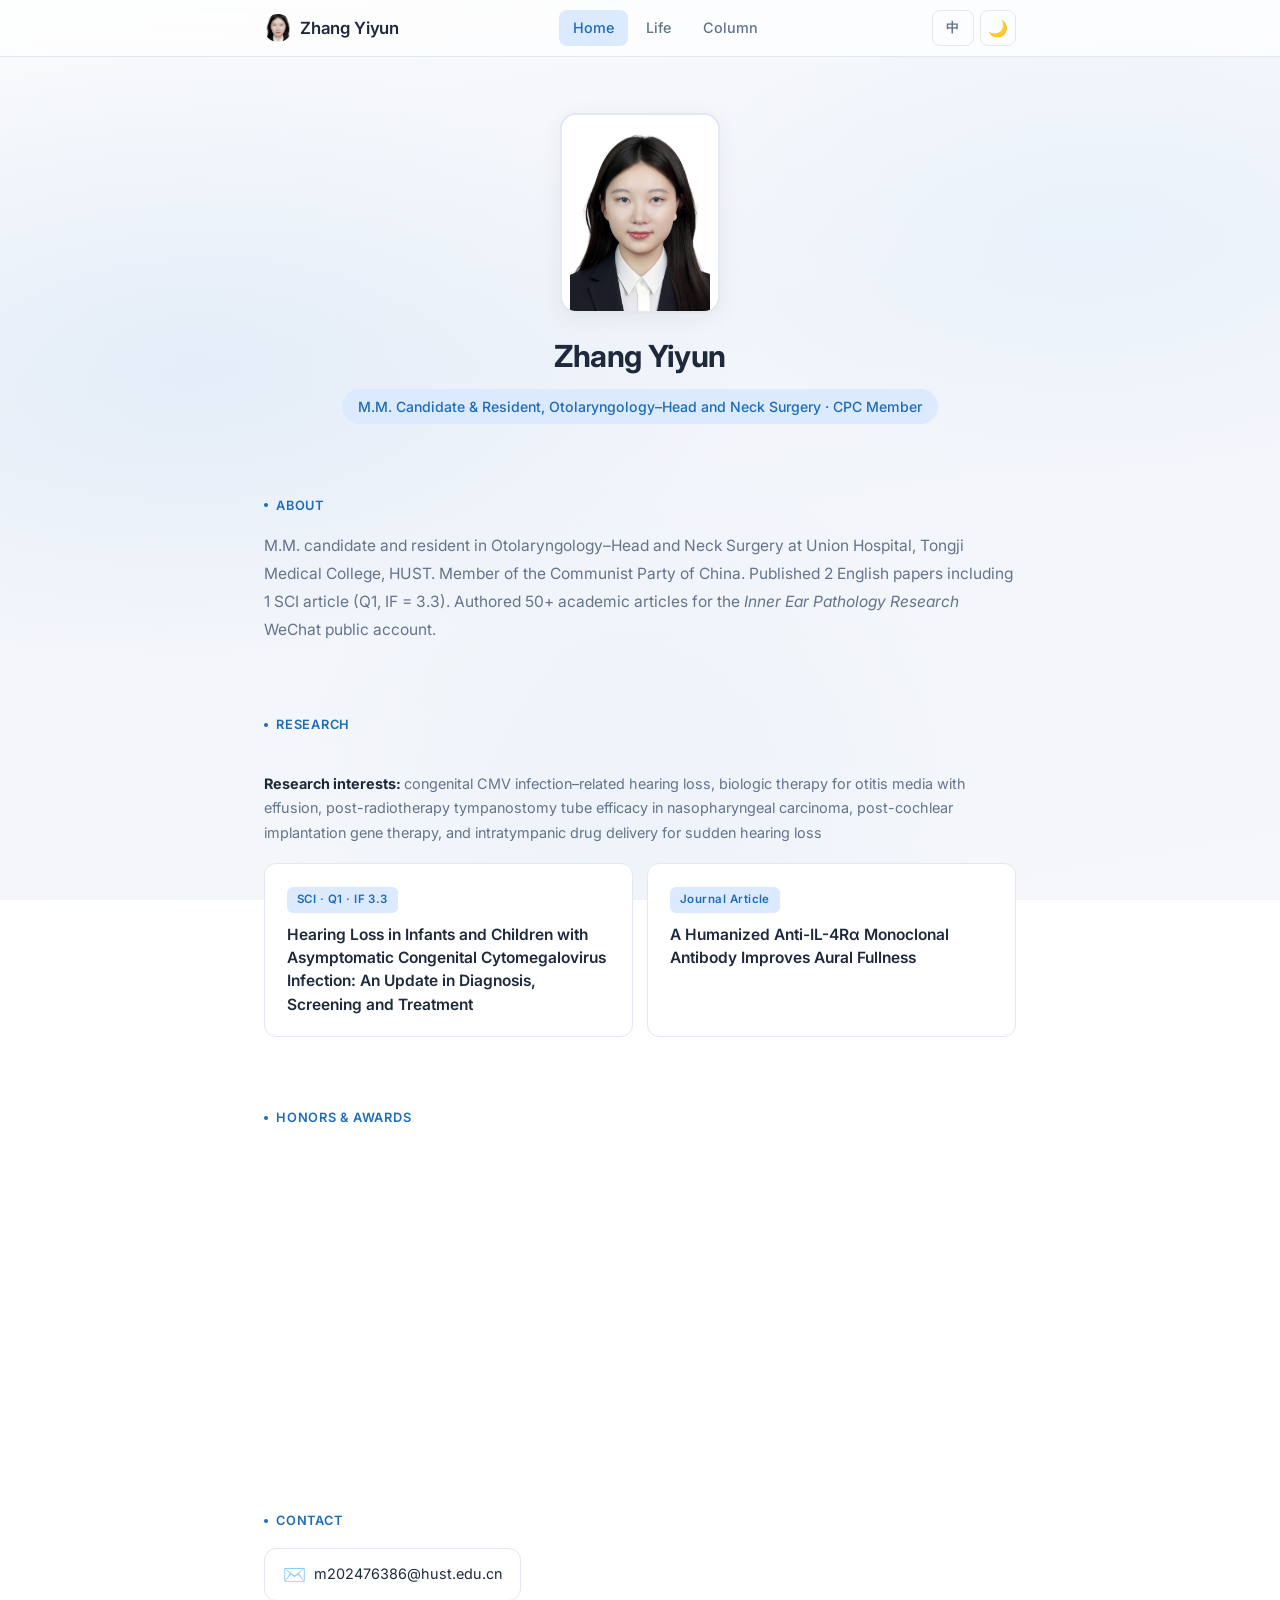
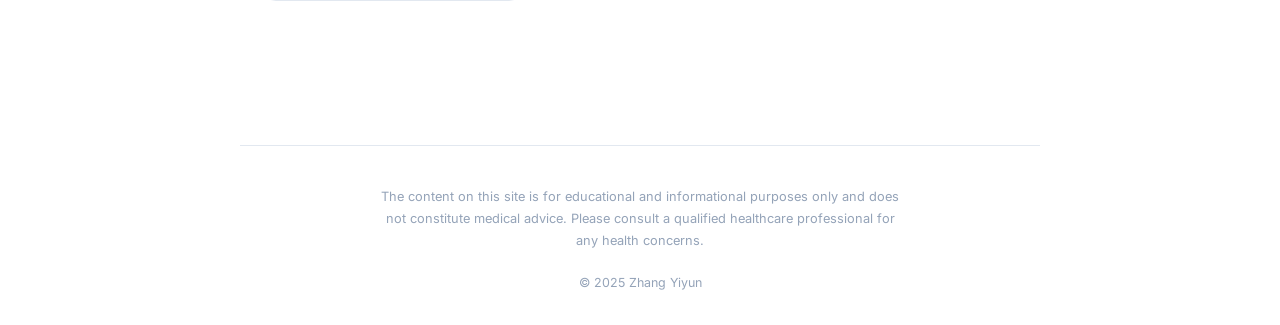
<file: index.html>
<!DOCTYPE html>
<html lang="en" data-theme="light" data-lang="en">
<head>
<meta charset="UTF-8">
<meta name="viewport" content="width=device-width, initial-scale=1.0">
<meta name="description" content="Zhang Yiyun — Resident, Department of Otolaryngology–Head and Neck Surgery, Union Hospital, Tongji Medical College, HUST">
<title>Zhang Yiyun</title>
<link rel="stylesheet" href="style.css">
<link rel="preconnect" href="https://fonts.googleapis.com">
<link rel="preconnect" href="https://fonts.gstatic.com" crossorigin>
<link href="https://fonts.googleapis.com/css2?family=Inter:wght@400;500;600;700&display=swap" rel="stylesheet">
</head>
<body>
<nav class="navbar">
  <div class="navbar-inner">
    <a href="index.html" class="nav-logo">
      <img src="images/avatar.jpg" alt="Avatar">
      <span class="zh">张逸云</span>
      <span class="en">Zhang Yiyun</span>
    </a>
    <ul class="nav-links">
      <li><a href="index.html" class="active"><span class="zh">主页</span><span class="en">Home</span></a></li>
      <li><a href="life.html"><span class="zh">生活</span><span class="en">Life</span></a></li>
      <li><a href="column.html"><span class="zh">专栏</span><span class="en">Column</span></a></li>
    </ul>
    <div class="nav-toggles">
      <button class="nav-toggle lang-toggle" id="langToggle" aria-label="Toggle language">中</button>
      <button class="nav-toggle theme-toggle" id="themeToggle" aria-label="Toggle dark mode">🌙</button>
    </div>
  </div>
</nav>

<main>

  <!-- Hero -->
  <section class="hero">
    <img class="hero-avatar" src="images/avatar.jpg" alt="Zhang Yiyun">
    <h1 class="hero-name">
      <span class="zh">张逸云</span>
      <span class="en">Zhang Yiyun</span>
    </h1>
    <div class="hero-title">
      <span class="zh">耳鼻咽喉头颈外科 · 专业型硕士 / 住培医师 · 中共党员</span>
      <span class="en">M.M. Candidate & Resident, Otolaryngology–Head and Neck Surgery · CPC Member</span>
    </div>
  </section>

  <!-- About -->
  <section id="about">
    <div class="section-label"><span class="zh">个人简介</span><span class="en">About</span></div>
    <p class="about-text">
      <span class="zh">华中科技大学同济医学院附属协和医院耳鼻咽喉头颈外科专业型硕士、住培医师，中共党员。硕士在读期间发表英文文章 2 篇，其中 SCI 1 篇（Q1，IF&nbsp;=&nbsp;3.3）。在《内耳病理研究》公众号撰写学术推文累计 50 余篇。</span>
      <span class="en">M.M. candidate and resident in Otolaryngology–Head and Neck Surgery at Union Hospital, Tongji Medical College, HUST. Member of the Communist Party of China. Published 2 English papers including 1 SCI article (Q1, IF&nbsp;=&nbsp;3.3). Authored 50+ academic articles for the <em>Inner Ear Pathology Research</em> WeChat public account.</span>
    </p>
  </section>

  <!-- Research -->
  <section id="research">
    <div class="section-label"><span class="zh">科研学术</span><span class="en">Research</span></div>
    <p class="research-direction" style="margin-bottom:18px;">
      <span class="zh"><strong>研究方向：</strong>先天性巨细胞病毒感染相关听力损失、生物制剂治疗分泌性中耳炎、鼻咽癌放疗后分泌性中耳炎置管疗效评价、耳蜗植入术后基因治疗、突发性听力损失圆窗给药</span>
      <span class="en"><strong>Research interests: </strong>congenital CMV infection–related hearing loss, biologic therapy for otitis media with effusion, post-radiotherapy tympanostomy tube efficacy in nasopharyngeal carcinoma, post-cochlear implantation gene therapy, and intratympanic drug delivery for sudden hearing loss</span>
    </p>

    <div class="research-grid">
      <div class="research-card">
        <span class="badge">SCI · Q1 · IF 3.3</span>
        <h3>Hearing Loss in Infants and Children with Asymptomatic Congenital Cytomegalovirus Infection: An Update in Diagnosis, Screening and Treatment</h3>
              </div>
      <div class="research-card">
        <span class="badge"><span class="zh">期刊文章</span><span class="en">Journal Article</span></span>
        <h3>A Humanized Anti-IL-4Rα Monoclonal Antibody Improves Aural Fullness</h3>
              </div>
    </div>
  </section>

  <!-- Honors -->
  <section id="honors">
    <div class="section-label"><span class="zh">荣誉与获奖</span><span class="en">Honors & Awards</span></div>
    <ul class="honor-list">
      <li class="honor-item">
        <span class="honor-date">2026.02</span>
        <span class="zh">武汉协和医院年度优秀住培医师</span>
        <span class="en">Union Hospital Outstanding Resident of the Year</span>
      </li>
      <li class="honor-item">
        <span class="honor-date">2025.11</span>
        <span class="zh">湖北省住培医师病例演讲比赛决赛一等奖</span>
        <span class="en">First Prize, Hubei Provincial Resident Case Presentation Contest</span>
      </li>
      <li class="honor-item">
        <span class="honor-date">2025.09</span>
        <span class="zh">武汉协和医院外科专业基地住院医师病例演讲决赛一等奖</span>
        <span class="en">First Prize, Union Hospital Surgery Base Resident Case Presentation Final</span>
      </li>
      <li class="honor-item">
        <span class="honor-date">2025.07</span>
        <span class="zh">耳鼻咽喉头颈外科病例汇报大赛二等奖</span>
        <span class="en">Second Prize, ENT Case Presentation Competition</span>
      </li>
      <li class="honor-item">
        <span class="honor-date">2024–2025</span>
        <span class="zh">一等学业奖学金</span>
        <span class="en">First-Class Academic Scholarship</span>
      </li>
      <li class="honor-item">
        <span class="honor-date">2024–2025</span>
        <span class="zh">国家奖学金</span>
        <span class="en">National Scholarship</span>
      </li>
      <li class="honor-item">
        <span class="honor-date">2024–2025</span>
        <span class="zh">三好学生</span>
        <span class="en">Merit Student</span>
      </li>
    </ul>
  </section>

  <!-- Contact -->
  <section id="contact">
    <div class="section-label"><span class="zh">联系方式</span><span class="en">Contact</span></div>
    <div class="contact-list">
      <a href="mailto:m202476386@hust.edu.cn" class="contact-item">
        <span class="contact-icon">✉️</span>
        m202476386@hust.edu.cn
      </a>
    </div>
  </section>

</main>

<footer>
  <div class="footer-disclaimer">
    <p class="zh">本站内容仅供学习与交流，不构成医疗建议。如有健康问题，请咨询专业医疗机构。</p>
    <p class="en">The content on this site is for educational and informational purposes only and does not constitute medical advice. Please consult a qualified healthcare professional for any health concerns.</p>
  </div>
  <div class="footer-copy">&copy; 2025 Zhang Yiyun</div>
</footer>

<script src="script.js"></script>
</body>
</html>
</file>
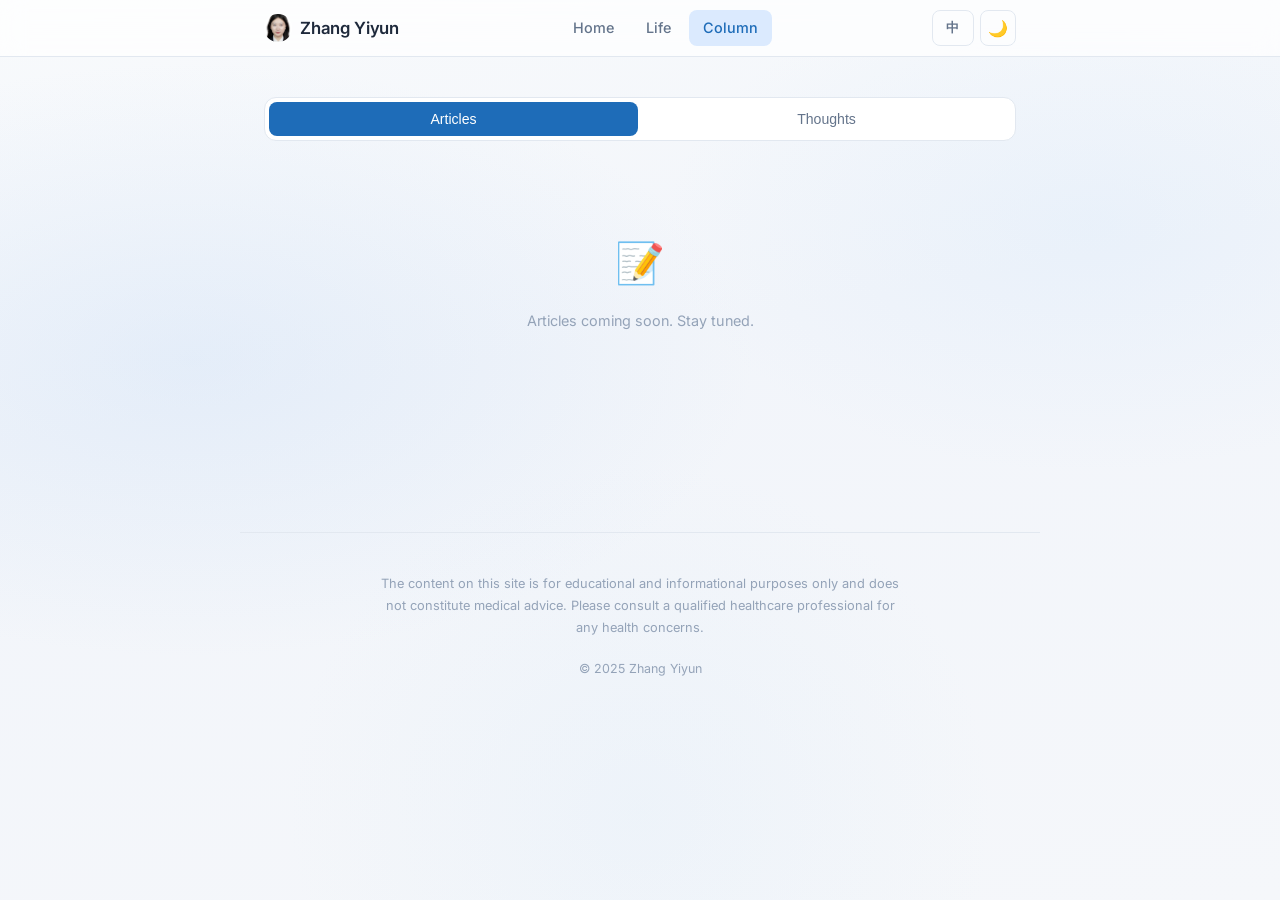
<file: column.html>
<!DOCTYPE html>
<html lang="en" data-theme="light" data-lang="en">
<head>
<meta charset="UTF-8">
<meta name="viewport" content="width=device-width, initial-scale=1.0">
<meta name="description" content="Column & Thoughts — Zhang Yiyun">
<title>Column — Zhang Yiyun</title>
<link rel="stylesheet" href="style.css">
<link rel="preconnect" href="https://fonts.googleapis.com">
<link rel="preconnect" href="https://fonts.gstatic.com" crossorigin>
<link href="https://fonts.googleapis.com/css2?family=Inter:wght@400;500;600;700&display=swap" rel="stylesheet">
</head>
<body>
<nav class="navbar">
  <div class="navbar-inner">
    <a href="index.html" class="nav-logo">
      <img src="images/avatar.jpg" alt="Avatar">
      <span class="zh">张逸云</span>
      <span class="en">Zhang Yiyun</span>
    </a>
    <ul class="nav-links">
      <li><a href="index.html"><span class="zh">主页</span><span class="en">Home</span></a></li>
      <li><a href="life.html"><span class="zh">生活</span><span class="en">Life</span></a></li>
      <li><a href="column.html" class="active"><span class="zh">专栏</span><span class="en">Column</span></a></li>
    </ul>
    <div class="nav-toggles">
      <button class="nav-toggle lang-toggle" id="langToggle" aria-label="Toggle language">中</button>
      <button class="nav-toggle theme-toggle" id="themeToggle" aria-label="Toggle dark mode">🌙</button>
    </div>
  </div>
</nav>

<main>

  <div class="tab-bar" id="tabBar">
    <button class="tab-btn active" data-tab="articles">
      <span class="zh">专栏</span><span class="en">Articles</span>
    </button>
    <button class="tab-btn" data-tab="thoughts">
      <span class="zh">思考</span><span class="en">Thoughts</span>
    </button>
  </div>

  <div class="tab-panel active" id="panel-articles">
    <div class="article-list">
      <div class="empty-state" style="grid-column: 1 / -1;">
        <div class="icon">📝</div>
        <p>
          <span class="zh">文章即将上线，敬请期待。</span>
          <span class="en">Articles coming soon. Stay tuned.</span>
        </p>
      </div>
    </div>
  </div>

  <div class="tab-panel" id="panel-thoughts">
    <div class="article-list">
      <div class="empty-state" style="grid-column: 1 / -1;">
        <div class="icon">💭</div>
        <p>
          <span class="zh">一些临床与科研中的思考与感悟。</span>
          <span class="en">Reflections from clinical practice and research.</span>
        </p>
      </div>
    </div>
  </div>

</main>

<footer>
  <div class="footer-disclaimer">
    <p class="zh">本站内容仅供学习与交流，不构成医疗建议。如有健康问题，请咨询专业医疗机构。</p>
    <p class="en">The content on this site is for educational and informational purposes only and does not constitute medical advice. Please consult a qualified healthcare professional for any health concerns.</p>
  </div>
  <div class="footer-copy">&copy; 2025 Zhang Yiyun</div>
</footer>

<script src="script.js"></script>
</body>
</html>
</file>
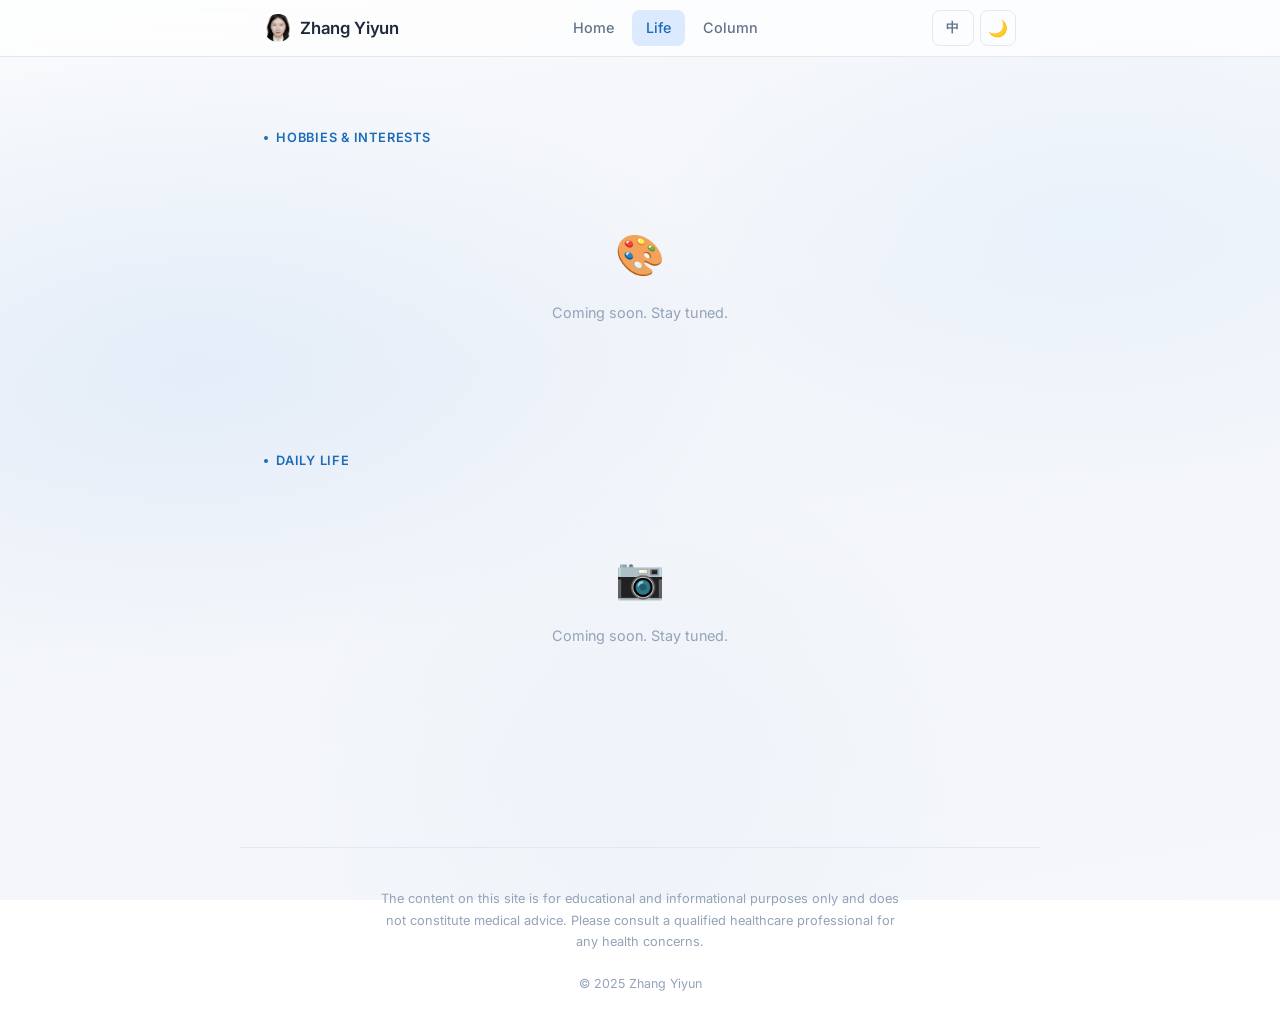
<file: life.html>
<!DOCTYPE html>
<html lang="en" data-theme="light" data-lang="en">
<head>
<meta charset="UTF-8">
<meta name="viewport" content="width=device-width, initial-scale=1.0">
<meta name="description" content="Life & Hobbies — Zhang Yiyun">
<title>Life — Zhang Yiyun</title>
<link rel="stylesheet" href="style.css">
<link rel="preconnect" href="https://fonts.googleapis.com">
<link rel="preconnect" href="https://fonts.gstatic.com" crossorigin>
<link href="https://fonts.googleapis.com/css2?family=Inter:wght@400;500;600;700&display=swap" rel="stylesheet">
</head>
<body>
<nav class="navbar">
  <div class="navbar-inner">
    <a href="index.html" class="nav-logo">
      <img src="images/avatar.jpg" alt="Avatar">
      <span class="zh">张逸云</span>
      <span class="en">Zhang Yiyun</span>
    </a>
    <ul class="nav-links">
      <li><a href="index.html"><span class="zh">主页</span><span class="en">Home</span></a></li>
      <li><a href="life.html" class="active"><span class="zh">生活</span><span class="en">Life</span></a></li>
      <li><a href="column.html"><span class="zh">专栏</span><span class="en">Column</span></a></li>
    </ul>
    <div class="nav-toggles">
      <button class="nav-toggle lang-toggle" id="langToggle" aria-label="Toggle language">中</button>
      <button class="nav-toggle theme-toggle" id="themeToggle" aria-label="Toggle dark mode">🌙</button>
    </div>
  </div>
</nav>

<main>

  <section id="hobbies">
    <div class="section-label"><span class="zh">兴趣爱好</span><span class="en">Hobbies & Interests</span></div>
    <div class="empty-state">
      <div class="icon">🎨</div>
      <p>
        <span class="zh">内容即将上线，敬请期待。</span>
        <span class="en">Coming soon. Stay tuned.</span>
      </p>
    </div>
  </section>

  <section id="daily">
    <div class="section-label"><span class="zh">日常生活</span><span class="en">Daily Life</span></div>
    <div class="empty-state">
      <div class="icon">📷</div>
      <p>
        <span class="zh">内容即将上线，敬请期待。</span>
        <span class="en">Coming soon. Stay tuned.</span>
      </p>
    </div>
  </section>

</main>

<footer>
  <div class="footer-disclaimer">
    <p class="zh">本站内容仅供学习与交流，不构成医疗建议。如有健康问题，请咨询专业医疗机构。</p>
    <p class="en">The content on this site is for educational and informational purposes only and does not constitute medical advice. Please consult a qualified healthcare professional for any health concerns.</p>
  </div>
  <div class="footer-copy">&copy; 2025 Zhang Yiyun</div>
</footer>

<script src="script.js"></script>
</body>
</html>
</file>
<file: style.css>
/* ========================================
   Zhang Yiyun - Personal Site
   Medical Blue · Bilingual · Dark Mode
   ======================================== */

/* --- CSS Variables --- */
:root {
  --color-bg: #f8fafc;
  --color-surface: #ffffff;
  --color-surface-hover: #f5f7fb;
  --color-primary: #1e6cb8;
  --color-primary-light: #3b82f6;
  --color-primary-muted: #dbeafe;
  --color-text: #1e293b;
  --color-text-secondary: #64748b;
  --color-text-tertiary: #94a3b8;
  --color-border: #e2e8f0;
  --color-tag-bg: #eff6ff;
  --color-tag-text: #1e6cb8;
  --color-shadow: rgba(0, 0, 0, 0.06);
  --color-shadow-lg: rgba(0, 0, 0, 0.1);
  --nav-bg: rgba(255, 255, 255, 0.7);
  --nav-blur: 12px;
  --radius: 12px;
  --radius-lg: 20px;
  --max-width: 800px;
  --font-cn: "PingFang SC", "Noto Sans SC", "Microsoft YaHei", sans-serif;
  --font-en: "Inter", -apple-system, BlinkMacSystemFont, "Segoe UI", sans-serif;
}

[data-theme="dark"] {
  --color-bg: #0b1120;
  --color-surface: #141e33;
  --color-surface-hover: #1c2a45;
  --color-primary: #60a5fa;
  --color-primary-light: #93bbfd;
  --color-primary-muted: #1e3050;
  --color-text: #e8edf5;
  --color-text-secondary: #94a3b8;
  --color-text-tertiary: #64748b;
  --color-border: #1e3050;
  --color-tag-bg: #1a2e45;
  --color-tag-text: #93bbfd;
  --color-shadow: rgba(0, 0, 0, 0.25);
  --color-shadow-lg: rgba(0, 0, 0, 0.4);
  --nav-bg: rgba(11, 17, 32, 0.8);
}

/* --- Reset & Base --- */
*,
*::before,
*::after {
  box-sizing: border-box;
  margin: 0;
  padding: 0;
}

html {
  scroll-behavior: smooth;
  font-size: 16px;
}

body {
  font-family: var(--font-en);
  background:
    radial-gradient(ellipse 80% 60% at 15% 40%, rgba(190, 215, 245, 0.28) 0%, transparent 55%),
    radial-gradient(ellipse 60% 50% at 85% 25%, rgba(200, 225, 250, 0.22) 0%, transparent 55%),
    radial-gradient(ellipse 50% 70% at 50% 90%, rgba(210, 230, 248, 0.2) 0%, transparent 55%),
    linear-gradient(170deg, #f8fafc 0%, #f2f5fa 40%, #f5f7fa 100%);
  background-attachment: fixed;
  color: var(--color-text);
  line-height: 1.7;
  -webkit-font-smoothing: antialiased;
  transition: background 0.5s ease, color 0.3s ease;
}

[data-theme="dark"] body {
  background:
    radial-gradient(ellipse 80% 60% at 15% 40%, rgba(20, 50, 100, 0.35) 0%, transparent 55%),
    radial-gradient(ellipse 60% 50% at 85% 25%, rgba(15, 40, 85, 0.28) 0%, transparent 55%),
    radial-gradient(ellipse 50% 70% at 50% 90%, rgba(10, 30, 65, 0.22) 0%, transparent 55%),
    linear-gradient(170deg, #0b1120 0%, #0d1428 40%, #0a0f1c 100%);
  background-attachment: fixed;
}

[data-lang="zh"] body {
  font-family: var(--font-cn);
}

/* Language visibility — default English */
.zh { display: none; }
[data-lang="zh"] .en { display: none; }
[data-lang="zh"] .zh { display: revert; }

a {
  color: var(--color-primary);
  text-decoration: none;
  transition: color 0.2s;
}

a:hover {
  color: var(--color-primary-light);
}

img {
  max-width: 100%;
  display: block;
}

/* --- Navbar --- */
.navbar {
  position: sticky;
  top: 0;
  z-index: 100;
  backdrop-filter: blur(var(--nav-blur));
  -webkit-backdrop-filter: blur(var(--nav-blur));
  background: var(--nav-bg);
  border-bottom: 1px solid var(--color-border);
  transition: background 0.3s, border-color 0.3s;
}

.navbar-inner {
  max-width: var(--max-width);
  margin: 0 auto;
  padding: 0 24px;
  height: 56px;
  display: flex;
  align-items: center;
  justify-content: space-between;
}

.nav-logo {
  font-size: 1.05rem;
  font-weight: 600;
  color: var(--color-text);
  letter-spacing: -0.01em;
  display: flex;
  align-items: center;
  gap: 8px;
}

.nav-logo img {
  width: 28px;
  height: 28px;
  border-radius: 50%;
  object-fit: cover;
}

.nav-links {
  display: flex;
  gap: 4px;
  list-style: none;
}

.nav-links a {
  display: inline-block;
  padding: 6px 14px;
  border-radius: 8px;
  color: var(--color-text-secondary);
  font-size: 0.9rem;
  font-weight: 500;
  transition: color 0.2s, background 0.2s;
}

.nav-links a:hover,
.nav-links a.active {
  color: var(--color-primary);
  background: var(--color-primary-muted);
}

.nav-toggles {
  display: flex;
  gap: 6px;
  flex-shrink: 0;
}

.nav-toggle {
  background: none;
  border: 1px solid var(--color-border);
  border-radius: 8px;
  height: 36px;
  display: flex;
  align-items: center;
  justify-content: center;
  cursor: pointer;
  font-size: 0.82rem;
  font-weight: 600;
  color: var(--color-text-secondary);
  transition: border-color 0.2s, color 0.2s, background 0.2s;
  flex-shrink: 0;
  font-family: var(--font-en);
}

.nav-toggle:hover {
  border-color: var(--color-primary);
  color: var(--color-primary);
  background: var(--color-primary-muted);
}

.theme-toggle {
  width: 36px;
  font-size: 1rem;
}

.lang-toggle {
  width: 42px;
  padding: 0;
  letter-spacing: 0.02em;
}

/* --- Layout --- */
main {
  max-width: var(--max-width);
  margin: 0 auto;
  padding: 0 24px 80px;
}

section {
  margin-top: 64px;
}

.section-label {
  display: inline-flex;
  align-items: center;
  gap: 8px;
  font-size: 0.8rem;
  font-weight: 600;
  text-transform: uppercase;
  letter-spacing: 0.06em;
  color: var(--color-primary);
  margin-bottom: 16px;
}

.section-label::before {
  content: "";
  display: inline-block;
  width: 4px;
  height: 4px;
  border-radius: 50%;
  background: var(--color-primary);
}

/* --- Hero --- */
.hero {
  margin-top: 56px;
  margin-bottom: 8px;
  text-align: center;
}

.hero-avatar {
  width: 160px;
  height: 200px;
  border-radius: 16px;
  object-fit: contain;
  object-position: center top;
  margin: 0 auto 24px;
  box-shadow: 0 4px 24px var(--color-shadow);
  border: 2px solid var(--color-border);
  background: var(--color-surface);
  transition: border-color 0.3s, box-shadow 0.3s;
}

.hero-name {
  font-size: 1.9rem;
  font-weight: 700;
  letter-spacing: -0.02em;
  line-height: 1.3;
}

.hero-title {
  display: inline-block;
  margin-top: 12px;
  padding: 6px 16px;
  background: var(--color-primary-muted);
  color: var(--color-primary);
  border-radius: 20px;
  font-size: 0.88rem;
  font-weight: 500;
}

.about-text {
  font-size: 0.97rem;
  color: var(--color-text-secondary);
  line-height: 1.8;
}

/* --- Education --- */
.timeline {
  list-style: none;
  display: flex;
  flex-direction: column;
  gap: 16px;
}

.timeline-item {
  position: relative;
  padding-left: 28px;
  padding-bottom: 16px;
  border-left: 2px solid var(--color-border);
  transition: border-color 0.3s;
}

.timeline-item:last-child {
  padding-bottom: 0;
}

.timeline-item::before {
  content: "";
  position: absolute;
  left: -5px;
  top: 6px;
  width: 8px;
  height: 8px;
  border-radius: 50%;
  background: var(--color-primary);
}

.timeline-period {
  font-size: 0.8rem;
  font-weight: 600;
  color: var(--color-primary);
  letter-spacing: 0.03em;
}

.timeline-school {
  font-weight: 600;
  margin-top: 2px;
}

.timeline-major {
  font-size: 0.9rem;
  color: var(--color-text-secondary);
  margin-top: 2px;
}

/* --- Honors --- */
.honor-list {
  list-style: none;
  display: flex;
  flex-direction: column;
  gap: 2px;
}

.honor-item {
  display: flex;
  align-items: baseline;
  gap: 24px;
  padding: 9px 0;
  border-bottom: 1px solid var(--color-border);
  font-size: 0.9rem;
  line-height: 1.5;
  transition: border-color 0.3s;
  opacity: 0;
  transform: translateY(16px);
  transition: opacity 0.5s ease, transform 0.5s ease, border-color 0.3s;
}

.honor-item.revealed {
  opacity: 1;
  transform: translateY(0);
}

.honor-item:last-child {
  border-bottom: none;
}

.honor-date {
  flex-shrink: 0;
  width: 78px;
  font-size: 0.77rem;
  font-weight: 600;
  letter-spacing: 0.03em;
  color: var(--color-primary);
  font-family: var(--font-en);
  white-space: nowrap;
}

/* --- Research --- */
.research-grid {
  display: grid;
  grid-template-columns: 1fr;
  gap: 14px;
}

.research-card {
  background: var(--color-surface);
  border: 1px solid var(--color-border);
  border-radius: var(--radius);
  padding: 20px 22px;
  transition: background 0.3s, border-color 0.3s, box-shadow 0.2s;
}

.research-card:hover {
  box-shadow: 0 4px 16px var(--color-shadow);
}

.research-card .badge {
  display: inline-block;
  padding: 3px 10px;
  border-radius: 6px;
  font-size: 0.72rem;
  font-weight: 600;
  letter-spacing: 0.04em;
  background: var(--color-primary-muted);
  color: var(--color-primary);
  margin-bottom: 10px;
}

.research-card h3 {
  font-size: 0.97rem;
  font-weight: 600;
  line-height: 1.5;
}

.research-card .meta {
  font-size: 0.82rem;
  color: var(--color-text-tertiary);
  margin-top: 4px;
}

.research-direction {
  margin-top: 20px;
  font-size: 0.9rem;
  color: var(--color-text-secondary);
  line-height: 1.7;
}

.research-direction strong {
  color: var(--color-text);
}

/* --- Clinical Skills --- */
.skill-tags {
  display: flex;
  flex-wrap: wrap;
  gap: 10px;
}

.skill-tag {
  padding: 8px 16px;
  background: var(--color-tag-bg);
  color: var(--color-tag-text);
  border-radius: 20px;
  font-size: 0.87rem;
  font-weight: 500;
  transition: background 0.2s, transform 0.15s;
}

.skill-tag:hover {
  transform: translateY(-1px);
}

/* --- Contact --- */
.contact-list {
  display: flex;
  flex-wrap: wrap;
  gap: 12px;
}

.contact-item {
  display: inline-flex;
  align-items: center;
  gap: 8px;
  padding: 10px 18px;
  background: var(--color-surface);
  border: 1px solid var(--color-border);
  border-radius: var(--radius);
  font-size: 0.9rem;
  color: var(--color-text);
  transition: border-color 0.2s, box-shadow 0.2s, background 0.3s;
}

.contact-item:hover {
  border-color: var(--color-primary);
  box-shadow: 0 2px 12px var(--color-shadow);
}

.contact-icon {
  font-size: 1.15rem;
  flex-shrink: 0;
}

/* --- Footer / Disclaimer --- */
footer {
  max-width: var(--max-width);
  margin: 64px auto 0;
  padding: 32px 24px;
  border-top: 1px solid var(--color-border);
  text-align: center;
}

.footer-disclaimer {
  font-size: 0.8rem;
  color: var(--color-text-tertiary);
  line-height: 1.7;
  max-width: 520px;
  margin: 0 auto;
}

.footer-disclaimer p + p {
  margin-top: 8px;
}

.footer-copy {
  margin-top: 20px;
  font-size: 0.78rem;
  color: var(--color-text-tertiary);
}

/* ========================================
   Column Page
   ======================================== */

.tab-bar {
  display: flex;
  gap: 4px;
  margin-top: 40px;
  padding: 4px;
  background: var(--color-surface);
  border: 1px solid var(--color-border);
  border-radius: var(--radius);
}

.tab-btn {
  flex: 1;
  padding: 9px 16px;
  border: none;
  background: transparent;
  border-radius: 8px;
  font-size: 0.88rem;
  font-weight: 500;
  font-family: var(--font-cn);
  color: var(--color-text-secondary);
  cursor: pointer;
  transition: all 0.2s;
}

.tab-btn:hover {
  color: var(--color-text);
  background: var(--color-surface-hover);
}

.tab-btn.active {
  background: var(--color-primary);
  color: #fff;
}

.tab-panel {
  display: none;
  margin-top: 32px;
}

.tab-panel.active {
  display: block;
}

/* --- Article Cards --- */
.article-list {
  display: grid;
  grid-template-columns: 1fr;
  gap: 14px;
}

.article-card {
  background: var(--color-surface);
  border: 1px solid var(--color-border);
  border-radius: var(--radius);
  padding: 20px 22px;
  transition: box-shadow 0.2s, border-color 0.2s, background 0.3s;
}

.article-card:hover {
  border-color: var(--color-primary);
  box-shadow: 0 4px 16px var(--color-shadow);
}

.article-card h3 {
  font-size: 0.97rem;
  font-weight: 600;
  margin-bottom: 6px;
}

.article-card .date {
  font-size: 0.8rem;
  color: var(--color-text-tertiary);
}

.article-card .excerpt {
  font-size: 0.88rem;
  color: var(--color-text-secondary);
  margin-top: 8px;
  line-height: 1.6;
}

/* --- Empty State --- */
.empty-state {
  text-align: center;
  padding: 56px 24px;
  color: var(--color-text-tertiary);
}

.empty-state .icon {
  font-size: 2.5rem;
  margin-bottom: 12px;
}

.empty-state p {
  font-size: 0.9rem;
  line-height: 1.6;
}

/* ========================================
   Responsive
   ======================================== */

@media (max-width: 480px) {
  .hero-name {
    font-size: 1.55rem;
  }

  .about-text {
    font-size: 0.9rem;
  }

  .tab-btn {
    font-size: 0.82rem;
    padding: 8px 12px;
  }
}

@media (min-width: 600px) {
  .research-grid {
    grid-template-columns: 1fr 1fr;
  }

  .article-list {
    grid-template-columns: 1fr 1fr;
  }
}

/* ========================================
   Print Override
   ======================================== */

@media print {
  .navbar,
  .nav-toggles,
  .tab-bar {
    display: none !important;
  }

  body {
    background: #fff;
    color: #000;
  }

  section {
    margin-top: 32px;
    break-inside: avoid;
  }
}
</file>
